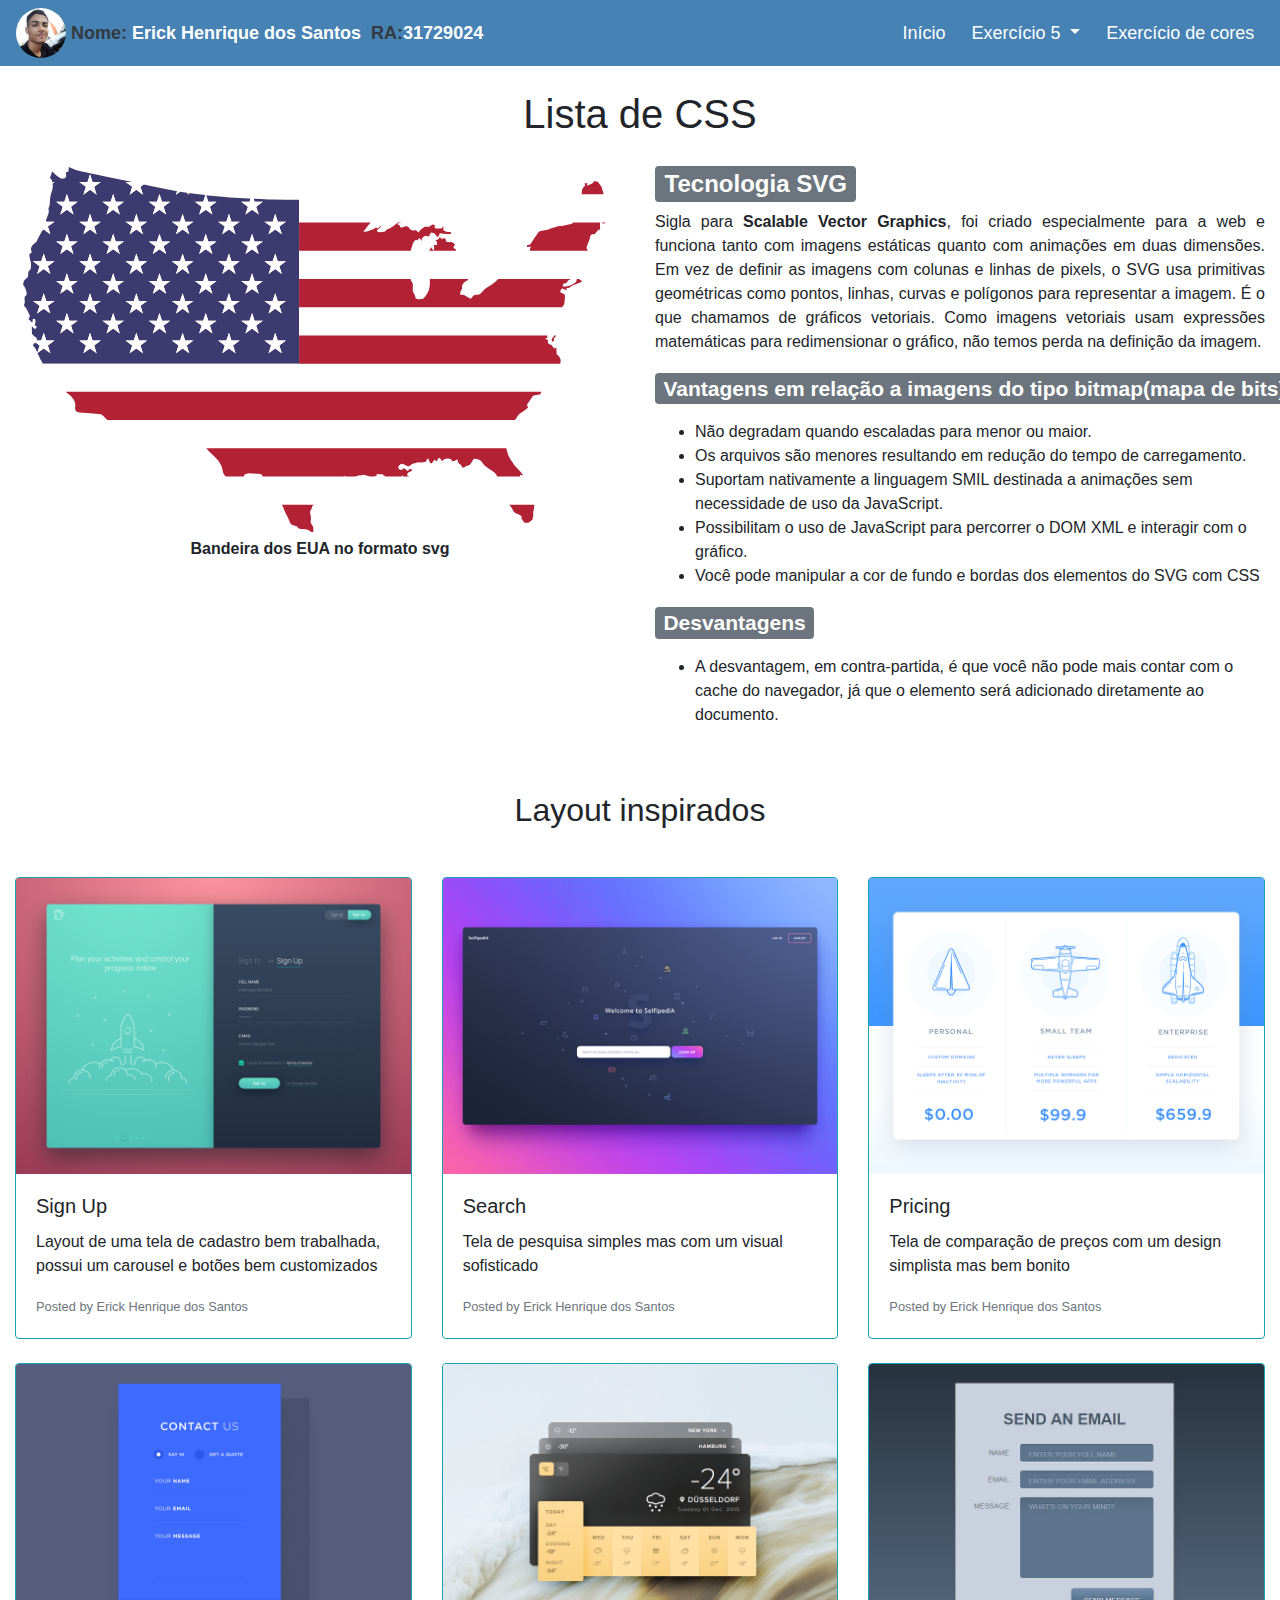
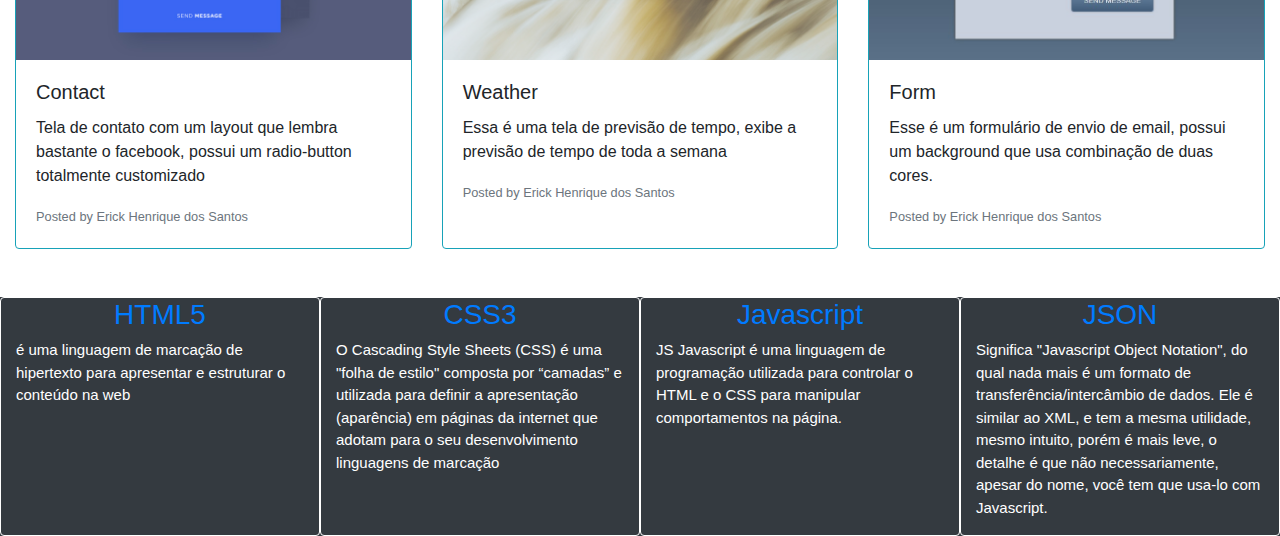
<file: index.html>
<!DOCTYPE html>
<html lang="pt-br">

<head>
    <meta charset="UTF-8">
    <meta name="viewport" content="width=device-width, initial-scale=1.0">
    <meta http-equiv="X-UA-Compatible" content="ie=edge">
    <title>Document</title>

    <link rel="stylesheet" href="css/main.css">
    <link rel="stylesheet" href="css/bootstrap.min.css">

    <script src="js/popper.min.js"></script>
    <script src="js/jquery-3.3.1.min.js"></script>
    <script src="js/bootstrap.js"></script>
</head>

<body>
    <header>
        <nav class="navbar navbar-expand-lg navbar-dark mb-4">
            <img src="img/perfil.jpg" alt="..." class="rounded-circle img-perfil">
            <span class="nome-ra font-weight-bold ">
                <span class="text-dark">Nome:</span> Erick Henrique dos Santos </span>
            <span class="nome-ra font-weight-bold">
                <span class="text-dark">RA:</span>31729024</span>
            <button class="navbar-toggler" type="button" data-toggle="collapse" data-target="#navbarSupportedContent" aria-controls="navbarNavAltMarkup"
                aria-expanded="false" aria-label="Toggle navigation">
                <span class="navbar-toggler-icon"></span>
            </button>

            <div class="collapse navbar-collapse" id="navbarSupportedContent">
                <ul class="navbar-nav mr-auto links">
                    <li class="nav-item active">
                        <a class="nav-link" href="#">Início
                            <span class="sr-only">(current)</span>
                        </a>
                    </li>
                    <li class="nav-item dropdown">
                        <a class="nav-link dropdown-toggle" href="#" id="navbarDropdown" role="button" data-toggle="dropdown" aria-haspopup="true"
                            aria-expanded="false">
                            Exercício 5
                        </a>
                        <div class="dropdown-menu" aria-labelledby="navbarDropdown">
                            <a class="dropdown-item" href="https://codepen.io/erickhs321/pen/JvXZxK">Layout 1</a>
                            <a class="dropdown-item" href="https://codepen.io/erickhs321/pen/bMpjKX">Layout 2</a>
                            <a class="dropdown-item" href="https://codepen.io/erickhs321/pen/xjVaxW">Layout 3</a>
                            <a class="dropdown-item" href="https://codepen.io/erickhs321/pen/BxKOEp">Layout 4</a>

                        </div>
                    </li>
                    <li class="nav-item">
                        <a class="nav-link" href="exercicio_cores.html">Exercício de cores</a>
                    </li>


                </ul>

            </div>

        </nav>
        <h1 class="text-center mb-4 ">Lista de CSS</h1>


    </header>
    <div class="container-fluid">
        <main>

            <section class="row mb-5">
                <figure class="col-lg-6">
                    <img src="img/eua.svg" class=" rounded svg-logo" alt="">
                    <caption>
                        <p class="text-center font-weight-bold font">Bandeira dos EUA no formato svg</p>

                    </caption>
                </figure>
                <div class="col-lg-6">
                    <h2>
                        <span class="badge badge-secondary">Tecnologia SVG</span>
                    </h2>
                    <p class="text-justify">
                        Sigla para
                        <span class="font-weight-bold"> Scalable Vector Graphics</span>, foi criado especialmente para a web e funciona tanto com imagens
                        estáticas quanto com animações em duas dimensões. Em vez de definir as imagens com colunas e linhas
                        de pixels, o SVG usa primitivas geométricas como pontos, linhas, curvas e polígonos para representar
                        a imagem. É o que chamamos de gráficos vetoriais. Como imagens vetoriais usam expressões matemáticas
                        para redimensionar o gráfico, não temos perda na definição da imagem.
                    </p>

                    <h3>
                        <span class="badge badge-secondary">
                            Vantagens em relação a imagens do tipo bitmap(mapa de bits)
                        </span>
                    </h3>
                    <p>
                        <ul>
                            <li>
                                Não degradam quando escaladas para menor ou maior.
                            </li>
                            <li> Os arquivos são menores resultando em redução do tempo de carregamento.</li>

                            <li>Suportam nativamente a linguagem SMIL destinada a animações sem necessidade de uso da JavaScript.</li>
                            <li>
                                Possibilitam o uso de JavaScript para percorrer o DOM XML e interagir com o gráfico.
                            </li>
                            <li> Você pode manipular a cor de fundo e bordas dos elementos do SVG com CSS</li>
                        </ul>
                    </p>

                    <h3>
                        <span class="badge badge-secondary">Desvantagens</span>
                    </h3>
                    <p>
                        <ul>
                            <li>
                                A desvantagem, em contra-partida, é que você não pode mais contar com o cache do navegador, já que o elemento será adicionado
                                diretamente ao documento.
                            </li>
                        </ul>
                    </p>
                </div>
            </section>
            <section class="mb-4">
                <h2 class="mb-5 text-center">Layout inspirados</h2>
                <div class="card-deck mb-4">
                    <div class="card border-info">
                        <a href="https://codepen.io/erickhs321/pen/OZMrwW">
                            <img class="card-img-top" src="img/signup.png" alt="Card image cap">
                        </a>
                        <div class="card-body">
                            <h5 class="card-title">Sign Up</h5>
                            <p class="card-text">Layout de uma tela de cadastro bem trabalhada, possui um carousel e botões bem customizados </p>
                            <p class="card-text">
                                <small class="text-muted">Posted by Erick Henrique dos Santos</small>
                            </p>
                        </div>
                    </div>
                    <div class="card border-info">
                        <a href="https://codepen.io/erickhs321/pen/VxjyxR">
                            <img class="card-img-top" src="img/search.png" alt="Card image cap">
                        </a>
                        <div class="card-body">
                            <h5 class="card-title">Search</h5>
                            <p class="card-text">Tela de pesquisa simples mas com um visual sofisticado</p>
                            <p class="card-text">
                                <small class="text-muted">Posted by Erick Henrique dos Santos</small>
                            </p>
                        </div>
                    </div>
                    <div class="card border-info">
                        <a href="https://codepen.io/erickhs321/pen/odzMEB">
                            <img class="card-img-top" src="img/pricing.png" alt="Card image cap">
                        </a>
                        <div class="card-body">
                            <h5 class="card-title ">Pricing</h5>
                            <p class="card-text">Tela de comparação de preços com um design simplista mas bem bonito </p>
                            <p class="card-text">
                                <small class="text-muted">Posted by Erick Henrique dos Santos</small>
                            </p>
                        </div>
                    </div>
                </div>

                <div class="card-deck mb-5">
                    <div class="card border-info">
                        <a href="https://codepen.io/erickhs321/pen/Zopmrg">
                            <img class="card-img-top" src="img/contact.jpg" alt="Card image cap">
                        </a>
                        <div class="card-body">
                            <h5 class="card-title">Contact</h5>
                            <p class="card-text">Tela de contato com um layout que lembra bastante o facebook, possui um radio-button totalmente customizado</p>
                            <p class="card-text">
                                <small class="text-muted">Posted by Erick Henrique dos Santos</small>
                            </p>
                        </div>
                    </div>
                    <div class="card border-info">
                        <a href="https://codepen.io/erickhs321/pen/WJozXy">
                            <img class="card-img-top" src="img/weather.png" alt="Card image cap">
                        </a>
                        <div class="card-body">
                            <h5 class="card-title">Weather</h5>
                            <p class="card-text">Essa é uma tela de previsão de tempo, exibe a previsão de tempo de toda a semana</p>
                            <p class="card-text">
                                <small class="text-muted">Posted by Erick Henrique dos Santos</small>
                            </p>
                        </div>
                    </div>
                    <div class="card border-info">
                        <a href="https://codepen.io/erickhs321/pen/qYqJRJ?editors=1100">
                            <img class="card-img-top" src="img/form.jpg" alt="Card image cap">
                        </a>
                        <div class="card-body">
                            <h5 class="card-title">Form</h5>
                            <p class="card-text">Esse é um formulário de envio de email, possui um background que usa combinação de duas cores.</p>
                            <p class="card-text">
                                <small class="text-muted">Posted by Erick Henrique dos Santos</small>
                            </p>
                        </div>
                    </div>
                </div>

            </section>
        </main>


        <footer class="row bg-dark text-white">
            <div class="col-md-3 border border-white rounded">
                <h3 class="text-primary text-center">HTML5</h3>
                <p>é uma linguagem de marcação de hipertexto para apresentar e estruturar o conteúdo na web</p>
            </div>
            <div class="col-md-3 border border-white rounded">
                <h3 class="text-primary text-center">CSS3</h3>
                <p>
                    O Cascading Style Sheets (CSS) é uma "folha de estilo" composta por “camadas” e utilizada para definir a apresentação (aparência)
                    em páginas da internet que adotam para o seu desenvolvimento linguagens de marcação
                </p>
            </div>
            <div class="col-md-3 border border-white rounded">
                <h3 class="text-primary text-center">Javascript</h3>
                <p>JS Javascript é uma linguagem de programação utilizada para controlar o HTML e o CSS para manipular comportamentos
                    na página.</p>
            </div>
            <div class="col-md-3 border border-white rounded">
                <h3 class="text-primary text-center">JSON</h3>
                <p>
                    Significa "Javascript Object Notation", do qual nada mais é um formato de transferência/intercâmbio de dados. Ele é similar
                    ao XML, e tem a mesma utilidade, mesmo intuito, porém é mais leve, o detalhe é que não necessariamente,
                    apesar do nome, você tem que usa-lo com Javascript.
                </p>

            </div>
        </footer>
    </div>

</body>

</html>
</file>
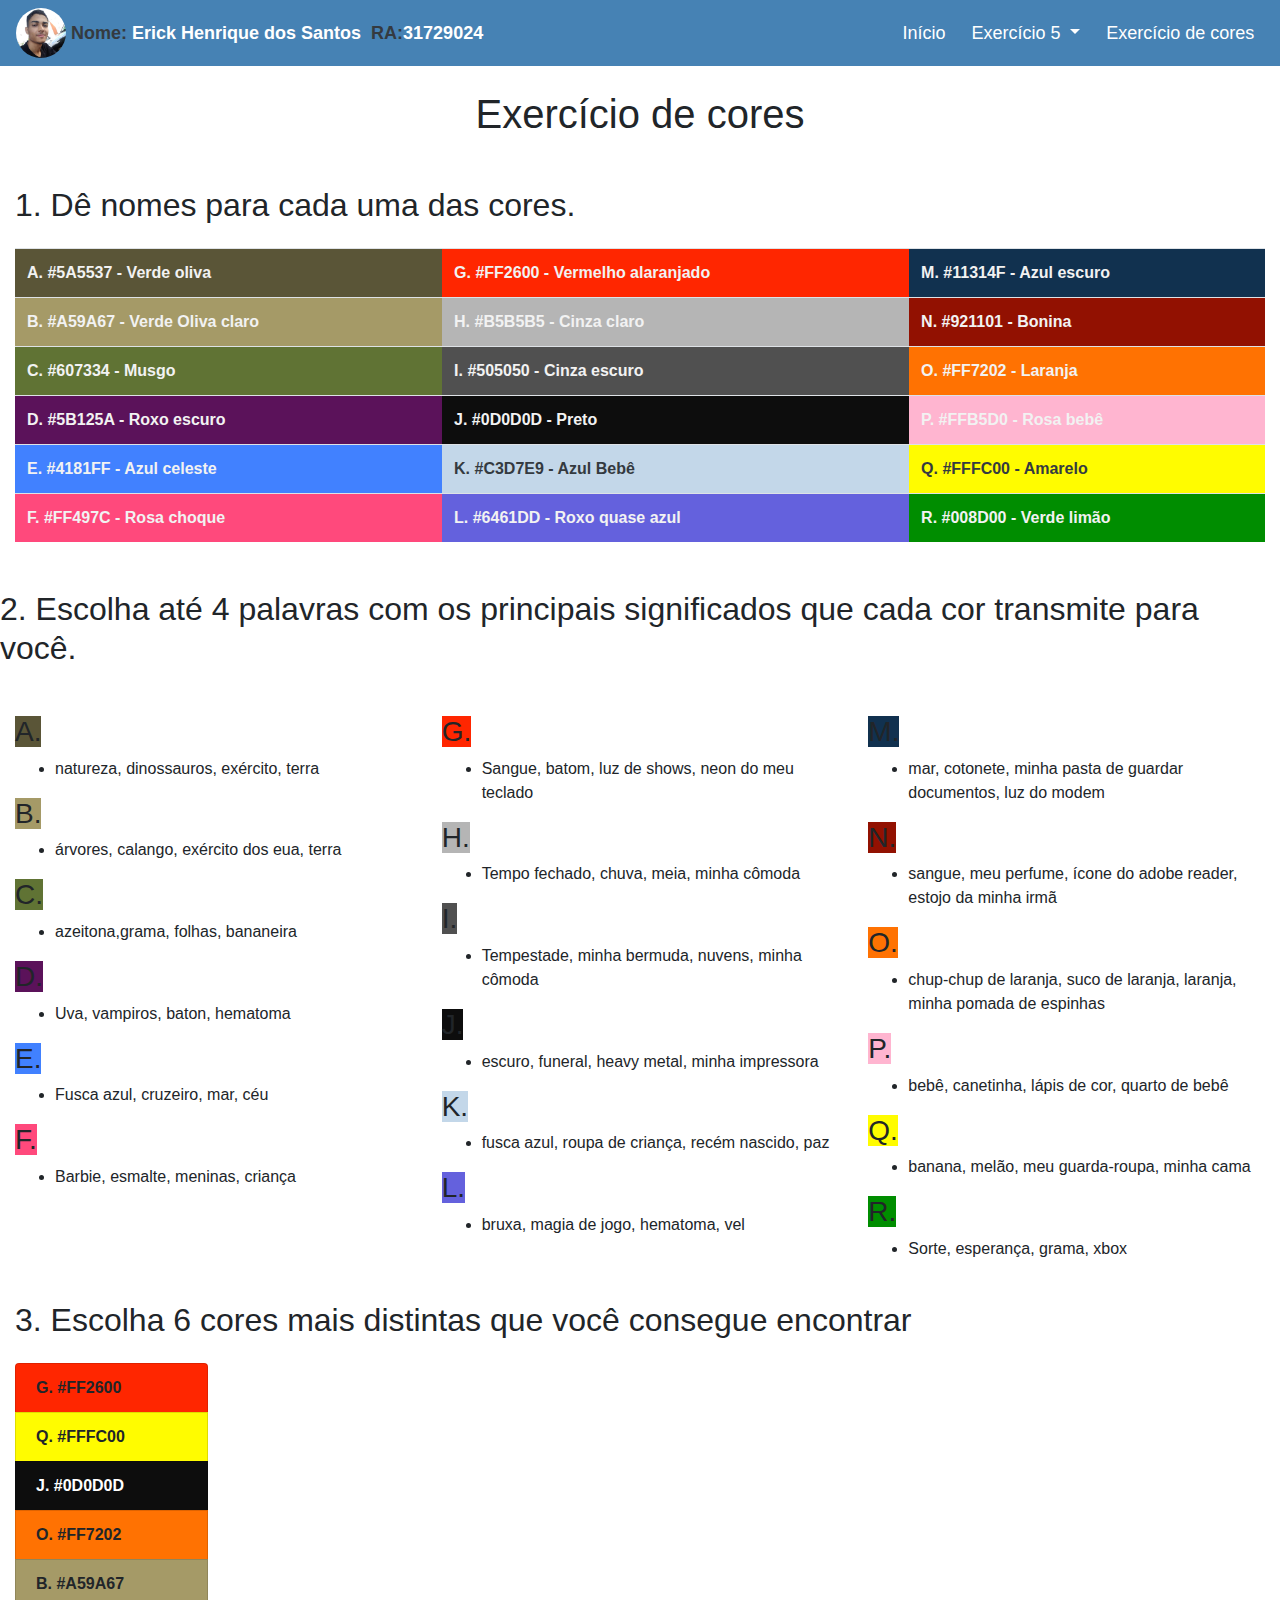
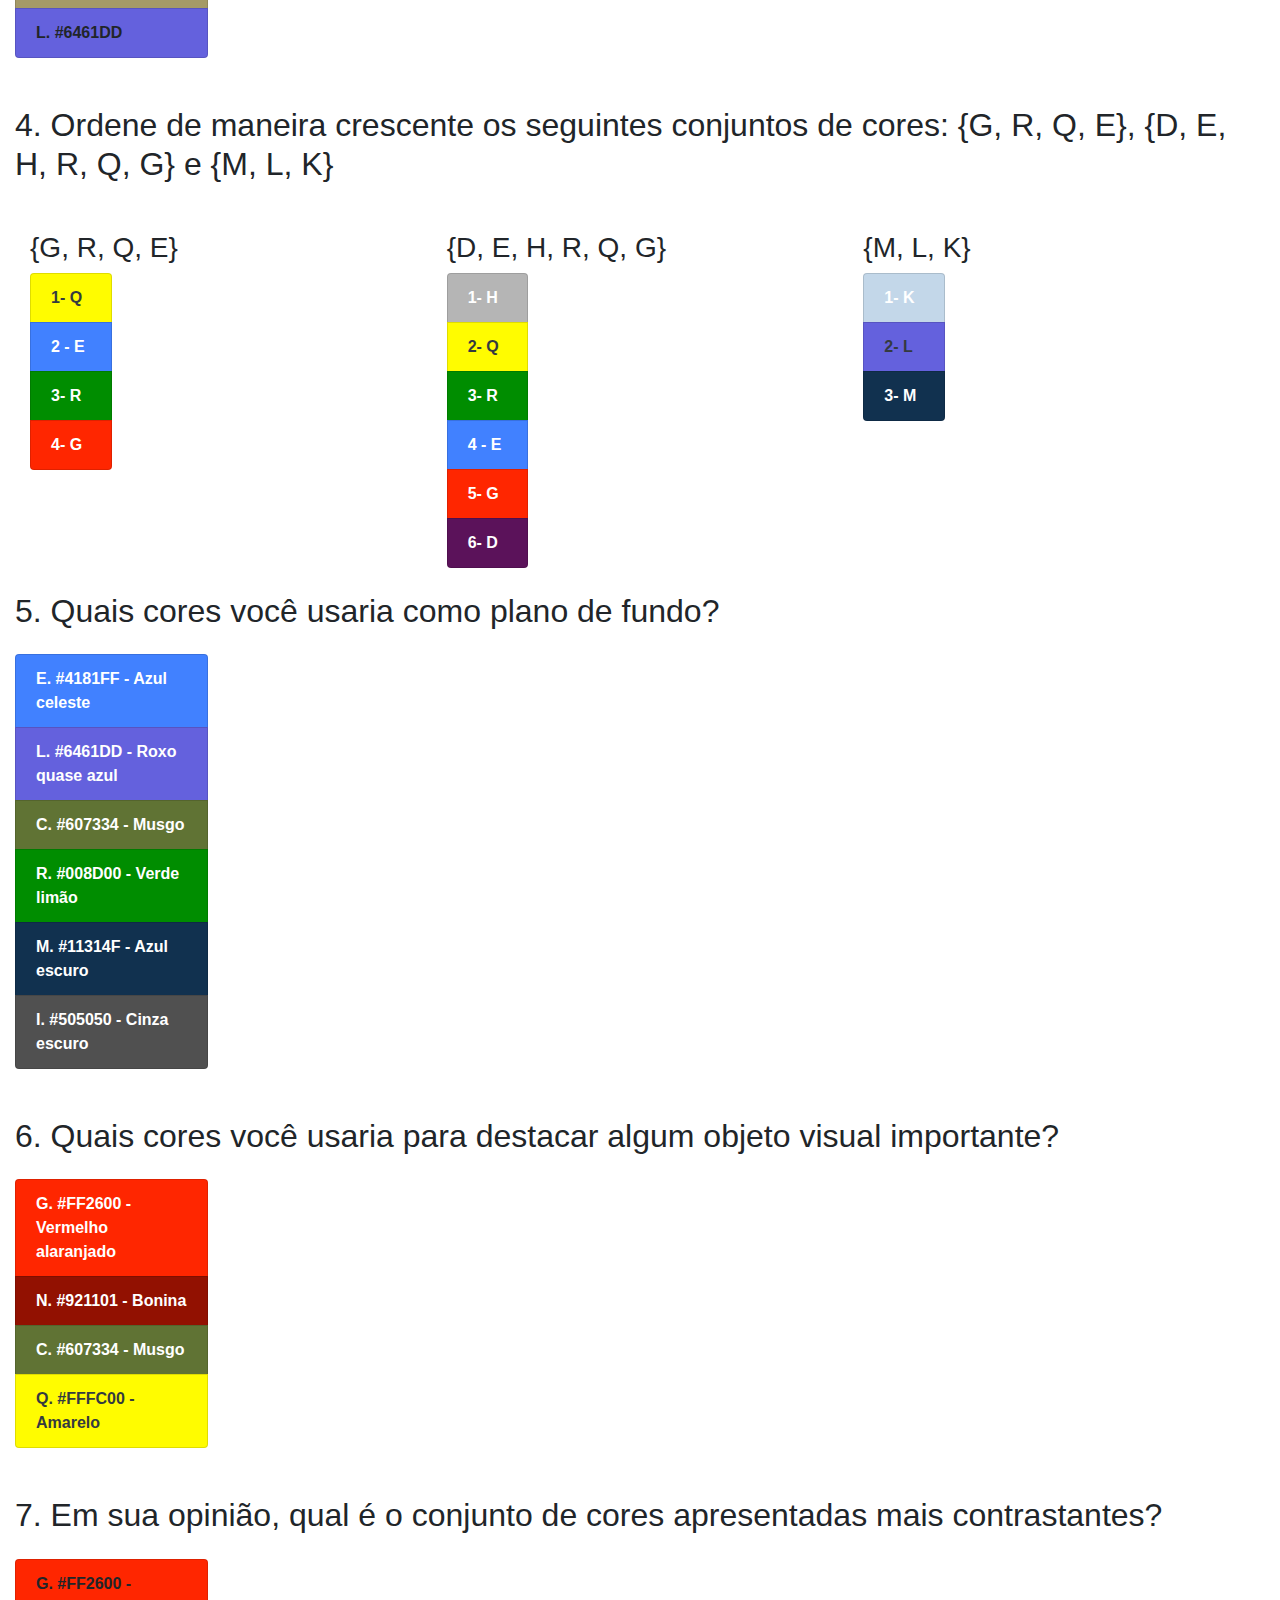
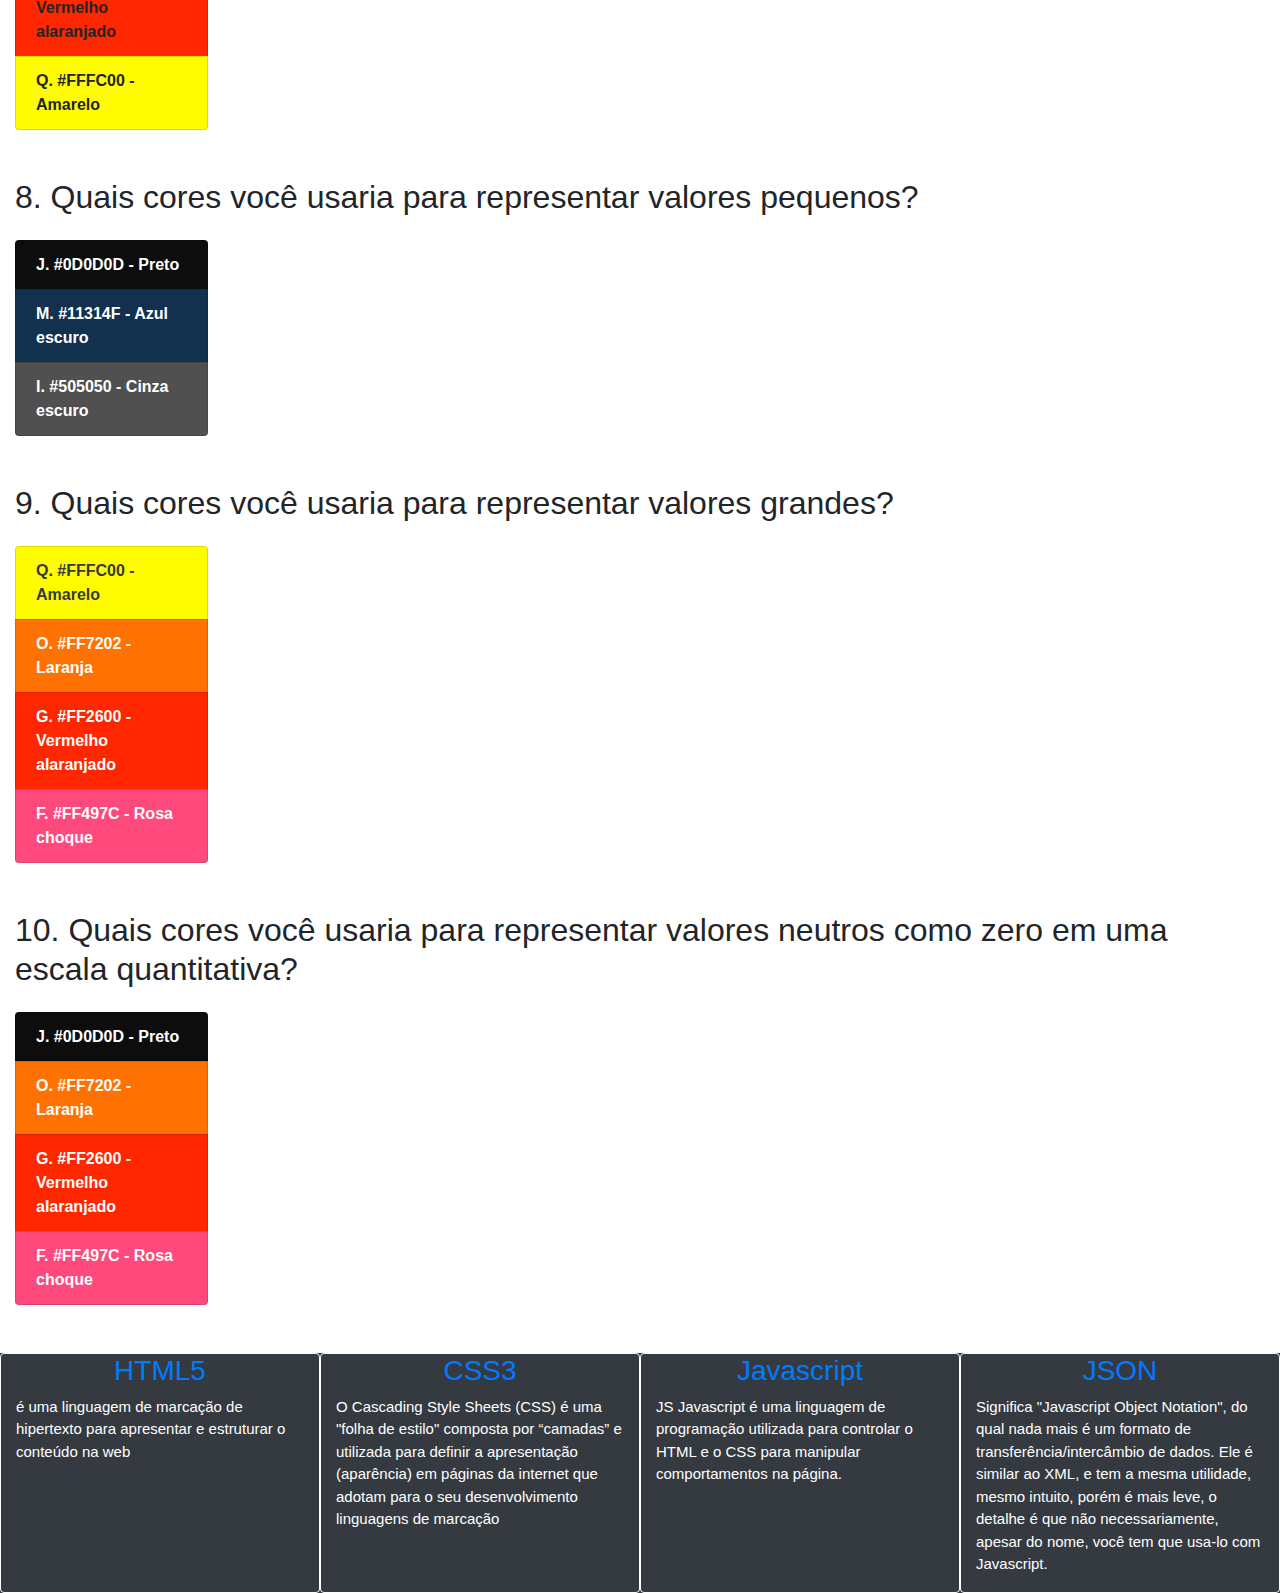
<file: exercicio_cores.html>
<!DOCTYPE HTML>
<html lang="pt-br">

<head>
    <meta http-equiv="Content-Type" content="text/html; charset=utf-8">
    <title>Lista de CSS</title>
    <meta charset="utf-8">
    <link rel="stylesheet" href="css/bootstrap.min.css">
    <link rel="stylesheet" href="css/main.css">
    <link rel="stylesheet" type="text/css" href="css/css-cores.css">
    <script src="js/popper.min.js"></script>
    <script src="js/jquery-3.3.1.min.js"></script>
    <script src="js/bootstrap.min.js"></script>


    <body>
        <header>
            <nav class="navbar navbar-expand-lg navbar-dark mb-4">
                <img src="img/perfil.jpg" alt="..." class="rounded-circle img-perfil">
                <span class="nome-ra font-weight-bold "><span class="text-dark">Nome:</span> Erick Henrique dos Santos </span>
                <span class="nome-ra font-weight-bold"><span class="text-dark">RA:</span>31729024</span>
                <button class="navbar-toggler" type="button" data-toggle="collapse" data-target="#navbarSupportedContent" aria-controls="navbarNavAltMarkup"
                    aria-expanded="false" aria-label="Toggle navigation">
                    <span class="navbar-toggler-icon"></span>
                </button>

                <div class="collapse navbar-collapse" id="navbarSupportedContent">
                    <ul class="navbar-nav mr-auto links">
                        <li class="nav-item active">
                            <a class="nav-link" href="index.html">Início
                                <span class="sr-only">(current)</span>
                            </a>
                        </li>
                        <li class="nav-item dropdown">
                            <a class="nav-link dropdown-toggle" href="#" id="navbarDropdown" role="button" data-toggle="dropdown" aria-haspopup="true"
                                aria-expanded="false">
                                Exercício 5
                            </a>
                            <div class="dropdown-menu" aria-labelledby="navbarDropdown">
                                <a class="dropdown-item" href="https://codepen.io/erickhs321/pen/JvXZxK">Layout 1</a>
                                <a class="dropdown-item" href="https://codepen.io/erickhs321/pen/bMpjKX">Layout 2</a>
                                <a class="dropdown-item" href="https://codepen.io/erickhs321/pen/xjVaxW">Layout 3</a>
                                <a class="dropdown-item" href="https://codepen.io/erickhs321/pen/BxKOEp">Layout 4</a>

                            </div>
                        </li>
                        <li class="nav-item">
                            <a class="nav-link" href="exercicio_cores.html">Exercício de cores</a>
                        </li>

                    </ul>

                </div>

            </nav>
            <h1 class="text-center mb-5">Exercício de cores</h1>
        </header>

        <div class="container-fluid">
            <main>

                <h2 class="mb-4"> 1. Dê nomes para cada uma das cores.</h2>
                <table class="table table-striped text-white mb-5  mx-auto font-weight-bold">

                    <tbody>

                        <tr>
                            <td class="a">A. #5A5537 - Verde oliva </td>
                            <td class="g">G. #FF2600 - Vermelho alaranjado</td>
                            <td class="m">M. #11314F - Azul escuro</td>
                        </tr>
                        <tr>
                            <td class="b">B. #A59A67 - Verde Oliva claro</td>
                            <td class="h">H. #B5B5B5 - Cinza claro</td>
                            <td class="n">N. #921101 - Bonina</td>
                        </tr>
                        <tr>
                            <td class="c">C. #607334 - Musgo</td>
                            <td class="i">I. #505050 - Cinza escuro</td>
                            <td class="o">O. #FF7202 - Laranja</td>
                        </tr>
                        <tr>
                            <td class="d">D. #5B125A - Roxo escuro</td>
                            <td class="j">J. #0D0D0D - Preto</td>
                            <td class="p">P. #FFB5D0 - Rosa bebê</td>
                        </tr>

                        <tr>
                            <td class="e">E. #4181FF - Azul celeste</td>
                            <td class="k text-dark">K. #C3D7E9 - Azul Bebê</td>
                            <td class="q text-dark">Q. #FFFC00 - Amarelo</td>
                        </tr>

                        <tr>
                            <td class="f">F. #FF497C - Rosa choque</td>
                            <td class="l">L. #6461DD - Roxo quase azul</td>
                            <td class="r">R. #008D00 - Verde limão</td>
                        </tr>
                    </tbody>
                </table>


                <div class="row mb-4">

                    <h2 class="mb-5">2. Escolha até 4 palavras com os principais significados que cada cor transmite para você.</h2>
                    <div class="col-lg-4">
                        <h3>
                            <span class="a">A.</span>
                        </h3>
                        <ul class="">
                            <li>natureza, dinossauros, exército, terra</li>
                        </ul>
                        <h3>
                            <span class="b">B.</span>
                        </h3>
                        <ul>
                            <li>árvores, calango, exército dos eua, terra</li>
                        </ul>
                        <h3>
                            <span class="c">C.</span>
                        </h3>
                        <ul>
                            <li>azeitona,grama, folhas, bananeira</li>
                        </ul>
                        <h3>
                            <span class="d">D.</span>
                        </h3>
                        <ul>
                            <li>Uva, vampiros, baton, hematoma</li>
                        </ul>

                        <h3>
                            <span class="e">E.</span>
                        </h3>
                        <ul>
                            <li>Fusca azul, cruzeiro, mar, céu</li>
                        </ul>
                        <h3>
                            <span class="f">F.</span>
                        </h3>
                        <ul>
                            <li>Barbie, esmalte, meninas, criança </li>
                        </ul>
                    </div>
                    <div class="col-lg-4">
                        <h3>
                            <span class="g">G.</span>
                        </h3>
                        <ul>
                            <li>Sangue, batom, luz de shows, neon do meu teclado</li>
                        </ul>
                        <h3>
                            <span class="h">H.</span>
                        </h3>
                        <ul>
                            <li>Tempo fechado, chuva, meia, minha cômoda</li>
                        </ul>
                        <h3>
                            <span class="i">I.</span>
                        </h3>
                        <ul>
                            <li>Tempestade, minha bermuda, nuvens, minha cômoda</li>
                        </ul>
                        <h3>
                            <span class="j">J.</span>
                        </h3>
                        <ul>
                            <li>escuro, funeral, heavy metal, minha impressora</li>
                        </ul>
                        <h3>
                            <span class="k">K.</span>
                        </h3>
                        <ul>
                            <li>fusca azul, roupa de criança, recém nascido, paz </li>
                        </ul>
                        <h3>
                            <span class="l">L.</span>
                        </h3>
                        <ul>
                            <li>bruxa, magia de jogo, hematoma, vel </li>
                        </ul>
                    </div>
                    <div class="col-lg-4">
                        <h3>
                            <span class="m">M.</span>
                        </h3>
                        <ul>
                            <li>mar, cotonete, minha pasta de guardar documentos, luz do modem </li>
                        </ul>
                        <h3>
                            <span class="n">N.</span>
                        </h3>
                        <ul>
                            <li>sangue, meu perfume, ícone do adobe reader, estojo da minha irmã </li>
                        </ul>
                        <h3>
                            <span class="o">O.</span>
                        </h3>
                        <ul>
                            <li>chup-chup de laranja, suco de laranja, laranja, minha pomada de espinhas </li>
                        </ul>
                        <h3>
                            <span class="p">P.</span>
                        </h3>
                        <ul>
                            <li>bebê, canetinha, lápis de cor, quarto de bebê </li>
                        </ul>
                        <h3>
                            <span class="q">Q.</span>
                        </h3>
                        <ul>
                            <li>banana, melão, meu guarda-roupa, minha cama </li>
                        </ul>
                        <h3>
                            <span class="r">R.</span>
                        </h3>
                        <ul>
                            <li>Sorte, esperança, grama, xbox</li>
                        </ul>
                    </div>
                </div>



                <h2 class="mb-4"> 3. Escolha 6 cores mais distintas que você consegue encontrar</h2>
                <ul class="list-group col-lg-2 font-weight-bold mb-5">
                    <li class="list-group-item g">
                        G. #FF2600
                    </li>
                    <li class="list-group-item q">
                        Q. #FFFC00
                    </li>
                    <li class="list-group-item j text-white">
                        J. #0D0D0D
                    </li>

                    <li class="list-group-item o">
                        O. #FF7202
                    </li>

                    <li class="list-group-item b ">
                        B. #A59A67
                    </li>

                    <li class="list-group-item l">
                        L. #6461DD
                    </li>
                </ul>


                <div class="row mb-4 mx-auto">

                    <h2 class="mb-5">
                        4. Ordene de maneira crescente os seguintes conjuntos de cores: {G, R, Q, E}, {D, E, H, R, Q, G} e {M, L, K}
                    </h2>

                    <div class="col-lg-4 ">
                        <h3>{G, R, Q, E}</h3>
                        <ol class="list-group  col-lg-3 text-white font-weight-bold">
                            <li class="list-group-item text-dark q ">1- Q</li>
                            <li class="list-group-item e"> 2 - E</li>
                            <li class="list-group-item r">3- R</li>
                            <li class="list-group-item g">4- G</li>
                        </ol>
                    </div>

                    <div class="col-lg-4">
                        <h3>{D, E, H, R, Q, G}</h3>

                        <ol class="list-group col-lg-3  text-white font-weight-bold">
                            <li class="list-group-item h">1- H</li>
                            <li class="list-group-item text-dark  q">2- Q</li>
                            <li class="list-group-item r">3- R</li>
                            <li class="list-group-item e"> 4 - E</li>
                            <li class="list-group-item g">5- G</li>
                            <li class="list-group-item d">6- D</li>
                        </ol>
                    </div>

                    <div class="col-lg-4">
                        <h3>{M, L, K}</h3>
                        <ol class="list-group col-lg-3  text-white font-weight-bold">
                            <li class="list-group-item k">1- K</li>
                            <li class="list-group-item text-dark  l">2- L</li>
                            <li class="list-group-item m">3- M</li>

                        </ol>
                    </div>
                </div>





                <h2  class="mb-4"> 5. Quais cores você usaria como plano de fundo?</h2>

                <ul class="list-group col-lg-2   mb-5 text-white font-weight-bold">
                    <li class="list-group-item  e">
                        E. #4181FF - Azul celeste
                    </li>
                    <li class="list-group-item l">
                        L. #6461DD - Roxo quase azul
                    </li>
                    <li class="list-group-item c">
                        C. #607334 - Musgo
                    </li>

                    <li class="list-group-item r">
                        R. #008D00 - Verde limão
                    </li>

                    <li class="list-group-item m">
                        M. #11314F - Azul escuro
                    </li>

                    <li class="list-group-item i">
                        I. #505050 - Cinza escuro
                    </li>
                </ul>


                <h2 class=" mb-4">6. Quais cores você usaria para destacar algum objeto visual importante?</h2>
                <ul class="list-group col-lg-2  mb-5 text-white font-weight-bold">
                    <li class="list-group-item  g">
                        G. #FF2600 - Vermelho alaranjado
                    </li>
                    <li class="list-group-item n">
                        N. #921101 - Bonina
                    </li>
                    <li class="list-group-item c">
                        C. #607334 - Musgo
                    </li>

                    <li class="list-group-item q text-dark">
                        Q. #FFFC00 - Amarelo
                    </li>
                </ul>



                <h2 class="mb-4">
                    7. Em sua opinião, qual é o conjunto de cores apresentadas mais contrastantes?
                </h2>
                <ul class="list-group col-lg-2  mb-5 font-weight-bold">
                    <li class="list-group-item  g">
                        G. #FF2600 - Vermelho alaranjado
                    </li>

                    <li class="list-group-item q">
                        Q. #FFFC00 - Amarelo
                    </li>
                </ul>


                <h2 class=" mb-4">8. Quais cores você usaria para representar valores pequenos?</h2>
                <ul class="list-group col-lg-2  mb-5  text-white font-weight-bold">
                    <li class="list-group-item  j">
                        J. #0D0D0D - Preto
                    </li>

                    <li class="list-group-item m">
                        M. #11314F - Azul escuro
                    </li>
                    <li class="list-group-item i">
                        I. #505050 - Cinza escuro
                    </li>
                </ul>

                <h2 class=" mb-4">9. Quais cores você usaria para representar valores grandes?</h2>

                <ul class="list-group col-lg-2  mb-5  text-white font-weight-bold">
                    <li class="list-group-item text-dark q">
                        Q. #FFFC00 - Amarelo
                    </li>

                    <li class="list-group-item o">
                        O. #FF7202 - Laranja
                    </li>
                    <li class="list-group-item g">
                        G. #FF2600 - Vermelho alaranjado
                    </li>
                    <li class="list-group-item f">
                        F. #FF497C - Rosa choque
                    </li>
                </ul>


                <h2 class=" mb-4">10. Quais cores você usaria para representar valores neutros como zero em uma escala quantitativa?</h2>
                <ul class="list-group col-lg-2  mb-5  text-white font-weight-bold">
                    <li class="list-group-item j">
                        J. #0D0D0D - Preto
                    </li>

                    <li class="list-group-item o">
                        O. #FF7202 - Laranja
                    </li>
                    <li class="list-group-item g">
                        G. #FF2600 - Vermelho alaranjado
                    </li>
                    <li class="list-group-item f">
                        F. #FF497C - Rosa choque
                    </li>
                </ul>

            </main>
            <footer class="row bg-dark text-white">
                <div class="col-md-3 border border-white rounded">
                    <h3 class="text-primary text-center">HTML5</h3>
                    <p>é uma linguagem de marcação de hipertexto para apresentar e estruturar o conteúdo na web</p>
                </div>
                <div class="col-md-3 border border-white rounded">
                    <h3 class="text-primary text-center">CSS3</h3>
                    <p>
                        O Cascading Style Sheets (CSS) é uma "folha de estilo" composta por “camadas” e utilizada para definir a apresentação (aparência)
                        em páginas da internet que adotam para o seu desenvolvimento linguagens de marcação
                    </p>
                </div>
                <div class="col-md-3 border border-white rounded">
                    <h3 class="text-primary text-center">Javascript</h3>
                    <p>JS Javascript é uma linguagem de programação utilizada para controlar o HTML e o CSS para manipular comportamentos
                        na página.</p>
                </div>
                <div class="col-md-3 border border-white rounded">
                    <h3 class="text-primary text-center">JSON</h3>
                    <p>
                        Significa "Javascript Object Notation", do qual nada mais é um formato de transferência/intercâmbio de dados. Ele é similar
                        ao XML, e tem a mesma utilidade, mesmo intuito, porém é mais leve, o detalhe é que não necessariamente,
                        apesar do nome, você tem que usa-lo com Javascript.
                    </p>

                </div>
            </footer>
        </div>

    </body>

</html>
</file>
<file: css/main.css>
.img-perfil{
    width: 50px;
}
nav{
    background-color: #4682B4;
}

html{
    font-family: -apple-system, BlinkMacSystemFont, 'Segoe UI', Roboto, Oxygen, Ubuntu, Cantarell, 'Open Sans', 'Helvetica Neue', sans-serif;
    font-size: 16px;
}

footer  p{
    font-size: 15px;
}

nav .links{
    
    position: absolute;
    right:1%;  
   
}


.nav-link, .nome-ra{
    color: #ffff !important;
    font-size: 18px;
    margin: auto 5px !important; 
    
}
.nav-link:hover{   

    background-color:#B22222;
    border-radius: 5px;
}
</file>
<file: css/css-cores.css>
tr{
    color:#f2f2f2;
}
.a {
	background-color: #5A5537;
	
}

.b {
	background-color: #A59A67;
	
}

.c {
	background-color: #607334;	
}

.d {
	background-color: #5B125A;
}

.e {
	background-color: #4181FF;	
}

.f {	background-color: #FF497C;
	
}

.g {
	background-color: #FF2600;
}

.h {
	background-color: #B5B5B5;	
}

.i {
	background-color: #505050;	
}

.j {
	background-color: #0D0D0D;	
}

.k {
	background-color: #C3D7E9;	
}

.l{
    background-color: #6461DD;
}

.m {
	background-color: #11314F;
}

.n {
	background-color: #921101;
}

.o {
	background-color: #FF7202;	
}

.p {
	background-color: #FFB5D0;	
}

.q {
	background-color: #FFFC00;	
}

.r {
	background-color: #008D00;	
}
</file>
